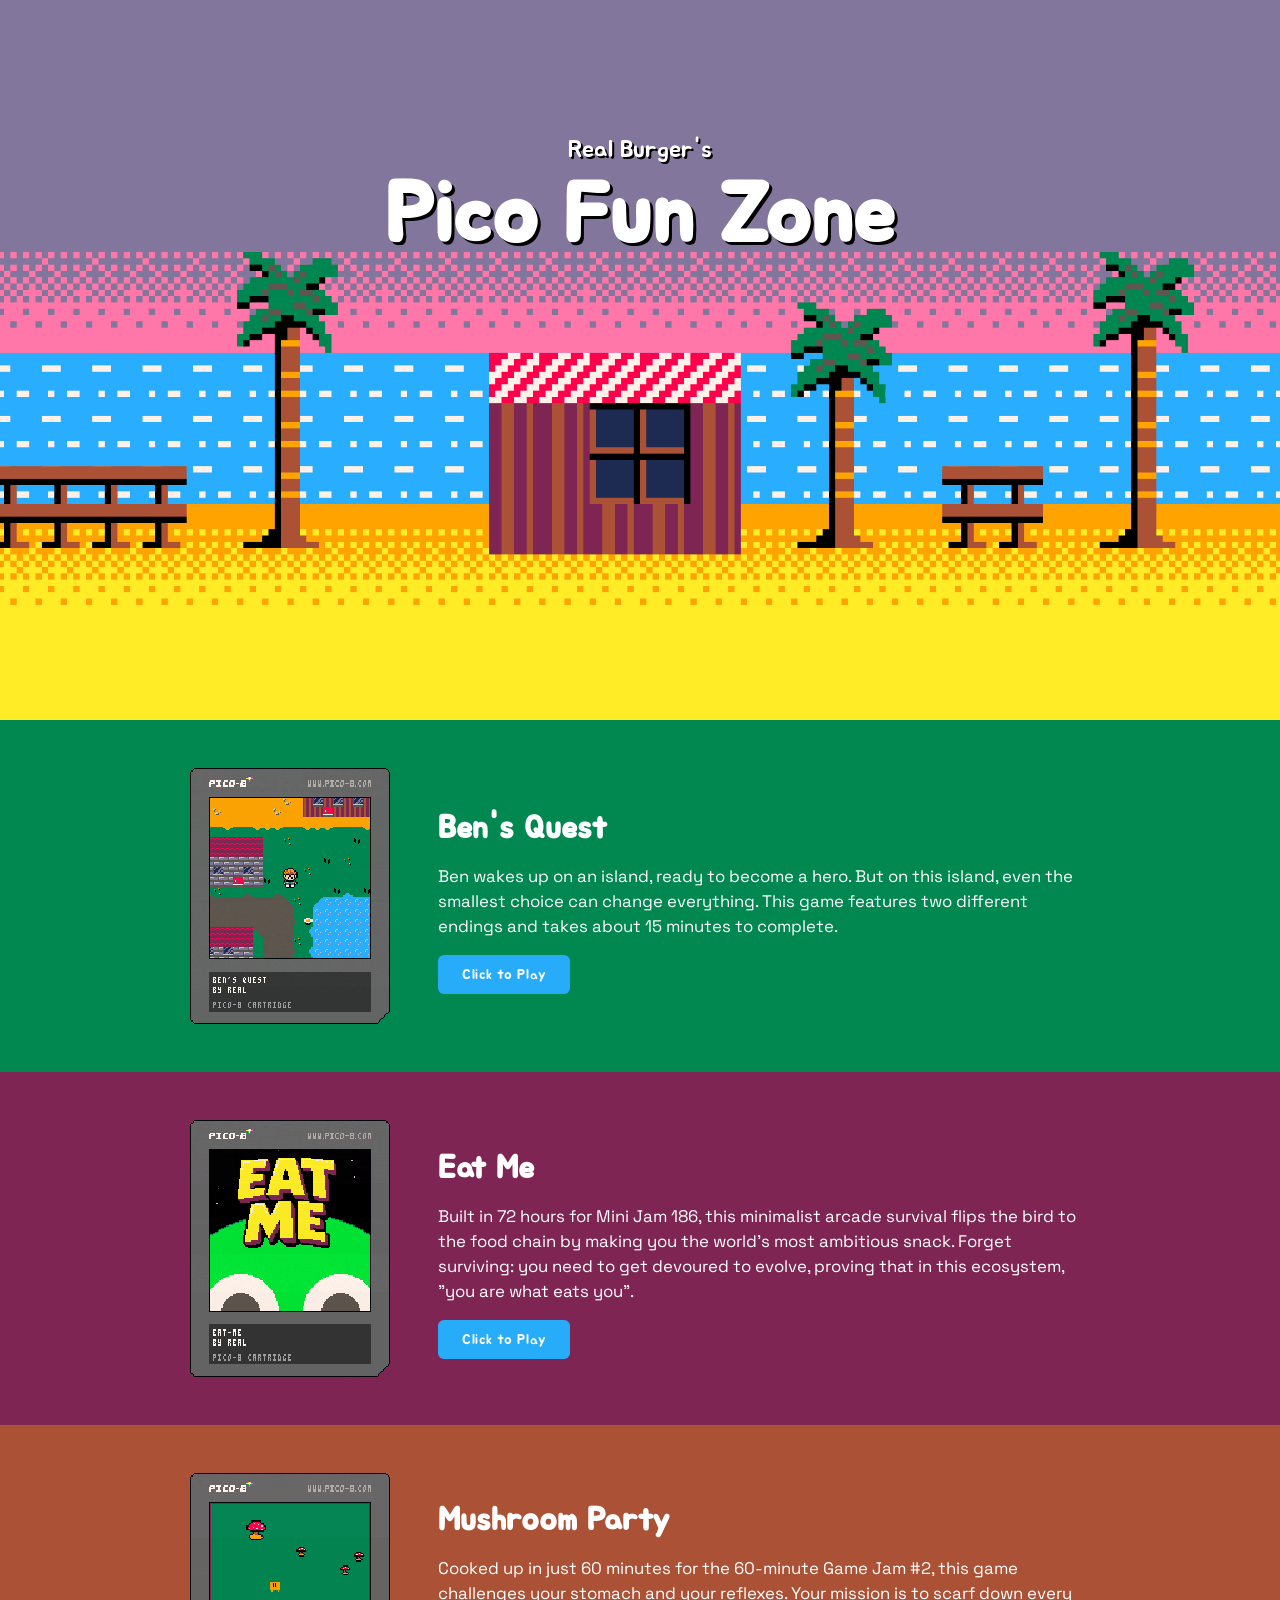
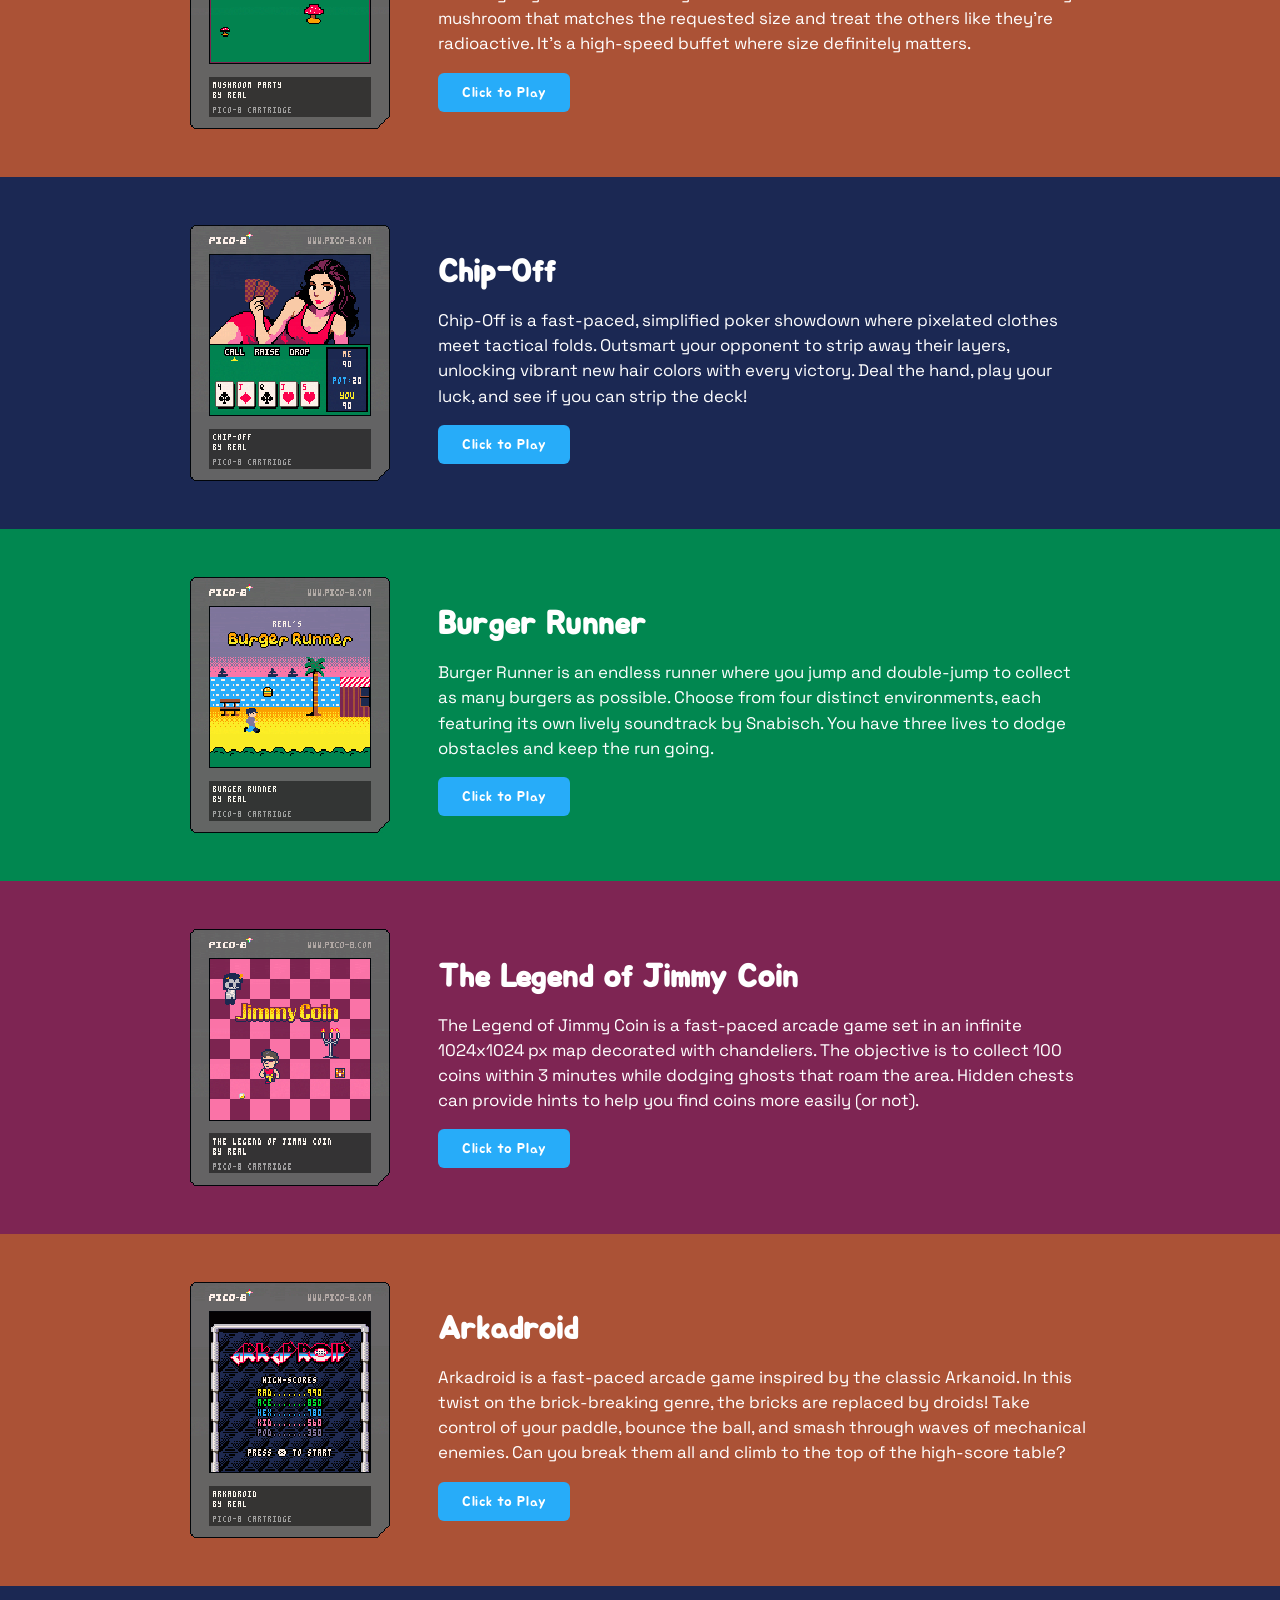
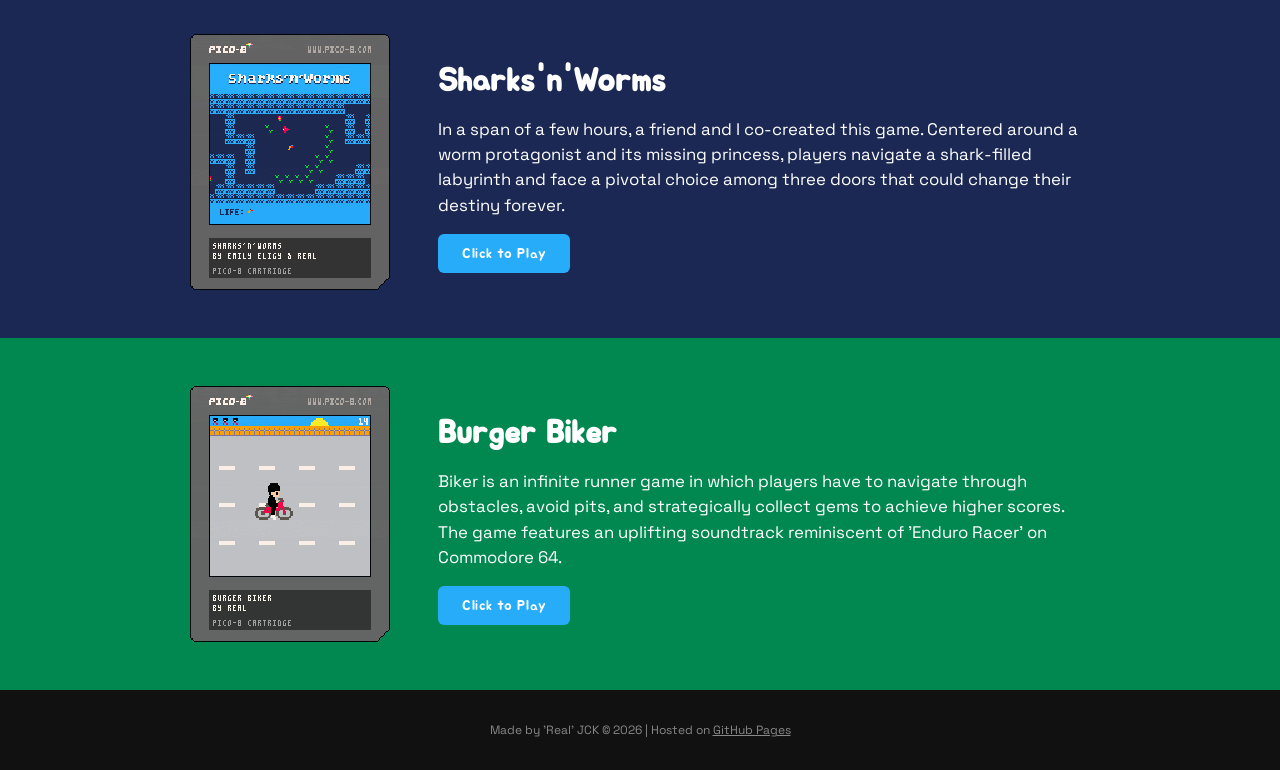
<file: index.html>
<!DOCTYPE html>
<html lang="fr">
<head>
  <meta charset="UTF-8">
  <meta name="viewport" content="width=device-width, initial-scale=1.0">
  <title>Pico Fun Zone</title>
  <link rel="preconnect" href="https://fonts.googleapis.com">
  <link href="https://fonts.googleapis.com/css2?family=Jua&family=Space+Grotesk:wght@300..700&display=swap" rel="stylesheet">
  <link rel="icon" type="image/x-icon" href="./_assets/images/favicon.ico">
  <link rel="stylesheet" href="_assets/css/style.css">
</head>
<body>

  <header id="banner">
    <img id="layer1" src="_assets/images/banner_layer1.png" alt="">
    <img id="layer2" src="_assets/images/banner_layer2.png" alt="">
    <div id="banner-title">
      <p>Real Burger's</p>
      <h1>Pico Fun Zone</h1>
    </div>
  </header>

  <main id="games"></main>

  <footer id="footer">
    <p>Made by 'Real' JCK &copy; <span id="year"></span> | Hosted on <a href="https://github.com/realjck/pico-fun-zone" target="_blank">GitHub Pages</a></p>
  </footer>

  <script src="index.js"></script>
<script src="_assets/js/app.js"></script>

</body>
</html>
</file>
<file: _assets/css/style.css>
* {
  margin: 0;
  padding: 0;
  box-sizing: border-box;
}

body {
  font-family: 'Space Grotesk', sans-serif;
  background: #111;
  color: #fff;
}

/* ── Banner ── */

#banner {
  position: relative;
  height: 720px;
  overflow: hidden;
}

#banner img {
  position: absolute;
  top: 0;
  left: 0;
  width: 100%;
  height: 140%;
  object-fit: cover;
  object-position: center;
}

#banner-title {
  position: absolute;
  top: 28%;
  left: 50%;
  transform: translate(-50%, -50%);
  text-align: center;
  z-index: 10;
  white-space: nowrap;
}

#banner-title p {
  font-family: 'Jua', serif;
  font-size: 1.5rem;
  color: #fff;
  text-shadow: 2px 2px 0 #000;
}

#banner-title h1 {
  font-family: 'Jua', serif;
  font-size: 5.25rem;
  color: #fff;
  text-shadow: 3px 3px 0 #000;
}

@media (max-width: 768px) {
  #banner-title {
    white-space: normal;
    width: 90%;
  }

  #banner-title p {
    font-size: 1.5rem;
  }

  #banner-title h1 {
    font-size: 4.5rem;
  }

  .game-section {
    padding: 32px 24px;
  }

  .game-content {
    flex-direction: column;
    align-items: flex-start;
  }

  .btn-play {
    display: block;
    width: fit-content;
    margin: 0 auto;
  }

  .game-cover {
    width: 140px;
  }
}

/* ── Sections jeux ── */

.game-section {
  padding: 48px 64px;
}

.game-content {
  display: flex;
  align-items: center;
  gap: 48px;
  max-width: 900px;
  margin: 0 auto;
}

.game-cover {
  width: 200px;
  height: auto;
  flex-shrink: 0;
  image-rendering: pixelated;
}

.game-info h2 {
  font-family: 'Jua', serif;
  font-size: 2rem;
  margin-bottom: 16px;
}

.game-about {
  font-size: 1.05rem;
  line-height: 1.5;
  margin-bottom: 24px;
}

.game-about p {
  margin: 0;
}

.btn-play {
  background-color: #27acf9;
  color: #fff;
  padding: 12px 24px;
  text-decoration: none;
  font-family: 'Jua', serif;
  font-size: 0.9rem;
  letter-spacing: 0.05em;
  border-radius: 6px;
  transition: transform 0.15s ease;
}

.btn-play:hover {
  transform: scale(1.08);
}

/* ── Footer ── */

#footer {
  background: #111;
  padding: 32px 24px;
  text-align: center;
  font-size: 0.75rem;
  color: #888;
}

#footer a {
    color: #888;
}
#footer a:hover {
    color: white;
}
</file>
